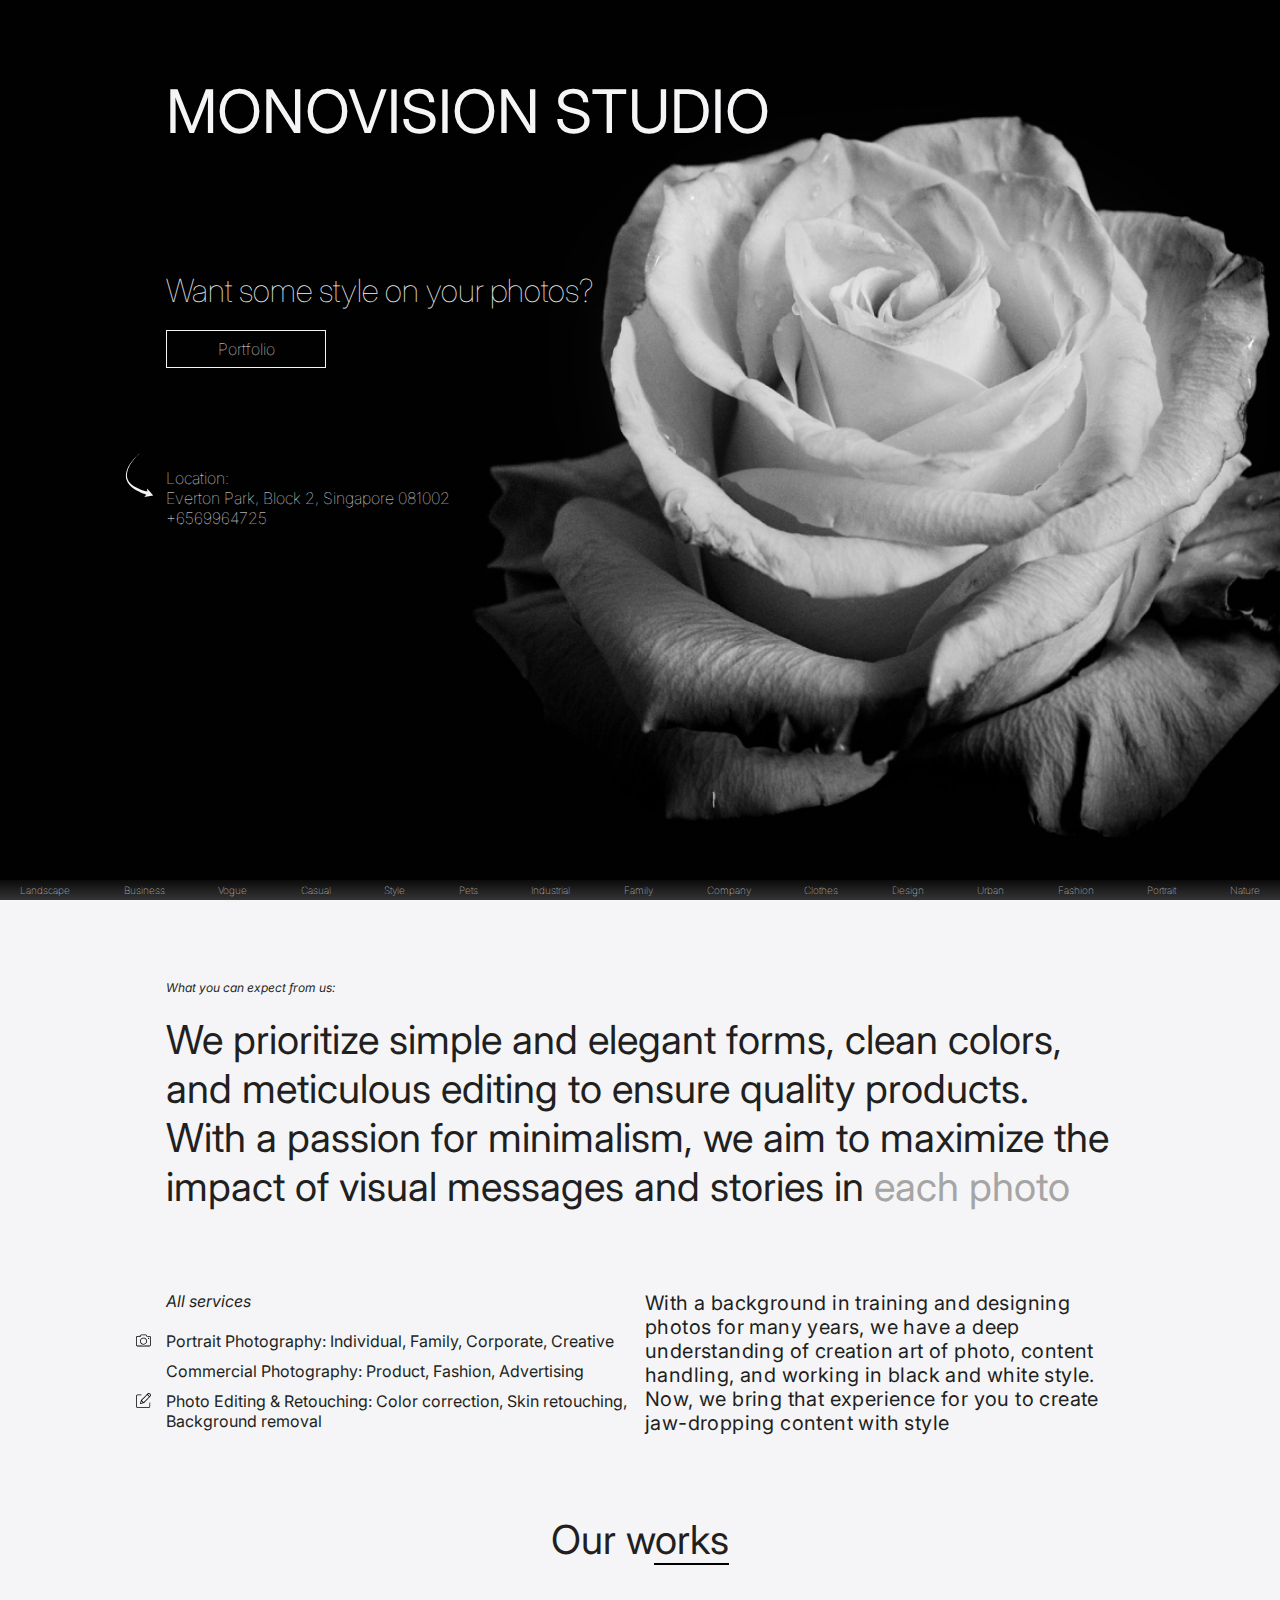
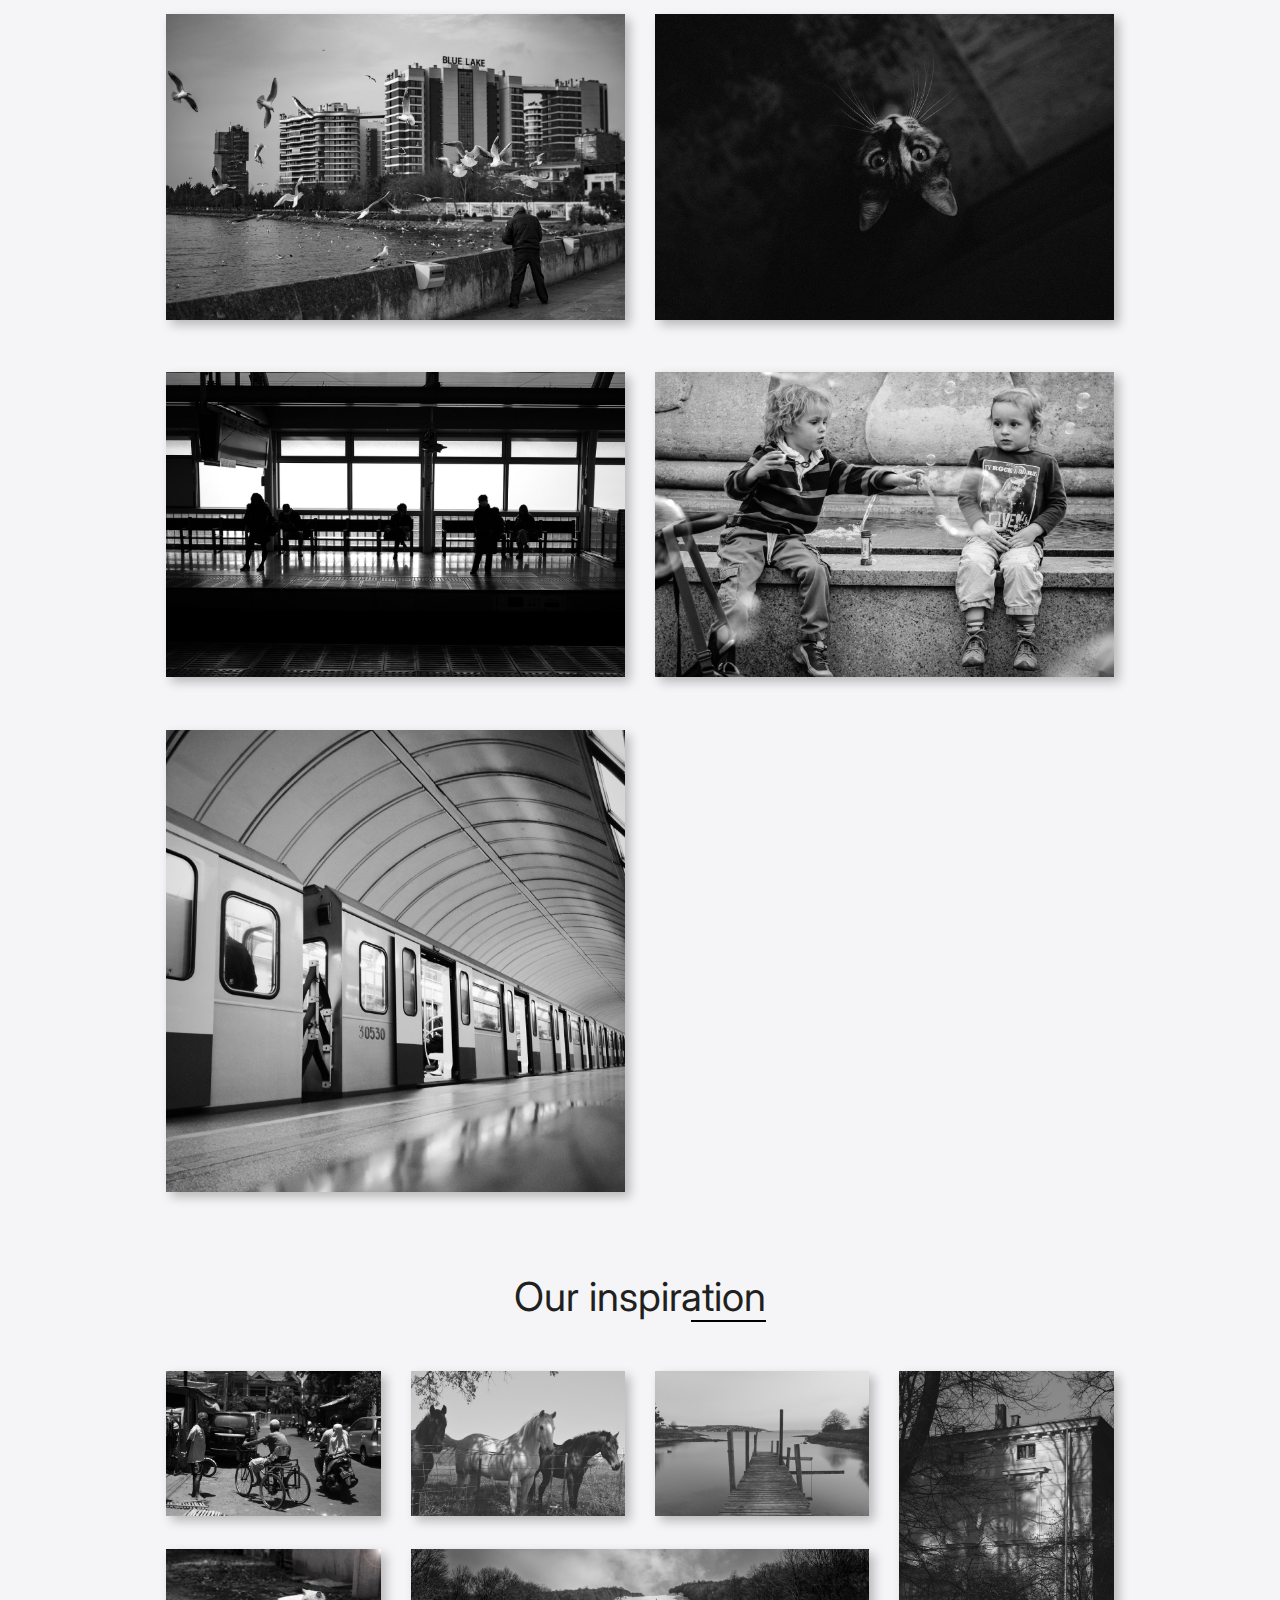
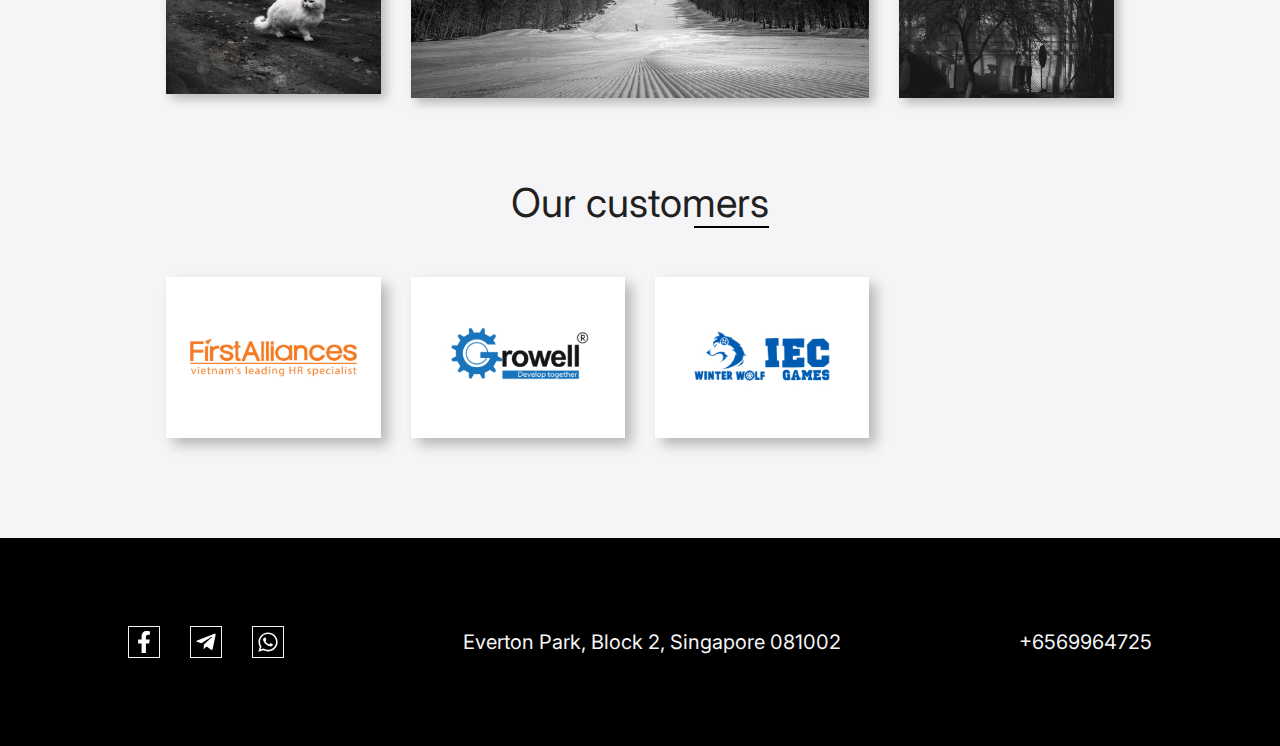
<file: Project/src/index.html>
<!DOCTYPE html>
<html lang="en">
	<head>
		<meta charset="UTF-8" />
		<meta name="viewport" content="width=device-width, initial-scale=1.0" />
		<meta name="description" content="Website for Monovision Studio" />
		<meta name="author" content="Awesome student" />
		<title>Monovision Studio</title>
		<link rel="stylesheet" href="css/modern-normalize.min.css" />
		<link
			href="https://fonts.googleapis.com/css2?family=Inter:ital,opsz,wght@0,14..32,100..900;1,14..32,100..900&display=swap"
			rel="stylesheet"
		/>
		<link rel="stylesheet" href="css/style.css" />
	</head>
	<body>
		<main>
			<section class="promo">
				<div class="container">
					<h1 class="promo__title">Monovision Studio</h1>
					<h2 class="promo__subtitle">Want some style on your photos?</h2>
					<a href="#" class="btn">Portfolio</a>
					<div class="promo__address">
						Location:
						<address>Everton Park, Block 2, Singapore 081002</address>
						<a href="tel:+6569964725">+6569964725</a>
					</div>
				</div>
				<ul class="keywords">
					<li>Landscape</li>
					<li>Business</li>
					<li>Vogue</li>
					<li>Casual</li>
					<li>Style</li>
					<li>Pets</li>
					<li>Industrial</li>
					<li>Family</li>
					<li>Company</li>
					<li>Clothes</li>
					<li>Design</li>
					<li>Urban</li>
					<li>Fashion</li>
					<li>Portrait</li>
					<li>Nature</li>
				</ul>
			</section>
			<section class="about">
				<div class="container">
					<h2 class="about__title">What you can expect from us:</h2>
					<p class="about__text">
						We prioritize simple and elegant forms, clean colors, and meticulous
						editing to ensure quality products. With a passion for minimalism,
						we aim to maximize the impact of visual messages and stories in
						<span>each photo</span>
					</p>
					<div class="services">
						<div class="services__items">
							<div class="services__item-subtitle">All services</div>
							<ul>
								<li>
									Portrait Photography: Individual, Family, Corporate, Creative
								</li>
								<li>Commercial Photography: Product, Fashion, Advertising</li>
								<li>
									Photo Editing & Retouching: Color correction, Skin retouching,
									Background removal
								</li>
							</ul>
						</div>
						<p class="services__text">
							With a background in training and designing photos for many years,
							we have a deep understanding of creation art of photo, content
							handling, and working in black and white style. <br />Now, we
							bring that experience for you to create jaw-dropping content with
							style
						</p>
					</div>
				</div>
			</section>
			<section class="works">
				<div class="container">
					<h2 class="title"><span>Our works</span></h2>
					<div class="works__grid">
						<img src="img/works/bridge.jpg" alt="bridge" />
						<img src="img/works/cat.jpg" alt="cat" />
						<img src="img/works/train.jpg" alt="train" />
						<img src="img/works/children.jpg" alt="children" />
						<img src="img/works/underground.jpg" alt="underground" />
					</div>
				</div>
			</section>
			<section class="inspiration">
				<div class="container">
					<h2 class="title"><span>Our inspiration</span></h2>
					<div class="inspiration__grid">
						<img src="img/inspiration/man.jpg" alt="man" />
						<img src="img/inspiration/horses.jpg" alt="horses" />
						<img src="img/inspiration/bridge.jpg" alt="bridge" />
						<img
							id="tenement"
							src="img/inspiration/tenement.jpg"
							alt="tenement"
						/>
						<img src="img/inspiration/cat.jpg" alt="cat" />
						<img id="sky" src="img/inspiration/sky.jpg" alt="sky" />
					</div>
				</div>
			</section>
			<section class="customers">
				<div class="container">
					<h2 class="title"><span>Our customers</span></h2>
					<div class="customers__wrapper">
						<img src="logo/logo-first-alliances.jpg" alt="first-alliances" />
						<img src="logo/logo-growell.jpg" alt="growell" />
						<img src="logo/logo-iec-winter-wolf.jpg" alt="iec-winter-wolf" />
					</div>
				</div>
			</section>
			<footer class="footer">
				<ul class="footer__social">
					<li>
						<a href="#" class="footer__link">
							<img src="icons/facebook.svg" alt="facebook link" />
						</a>
					</li>
					<li>
						<a href="#" class="footer__link">
							<img src="icons/tg.svg" alt="tg link" />
						</a>
					</li>
					<li>
						<a href="#" class="footer__link">
							<img src="icons/whatsapp.svg" alt="whatsapp link" />
						</a>
					</li>
				</ul>
				<address class="footer__addr">
					Everton Park, Block 2, Singapore 081002
				</address>
				<a class="footer__tel" href="tel:+6569964725">+6569964725</a>
			</footer>
		</main>
	</body>
</html>
</file>
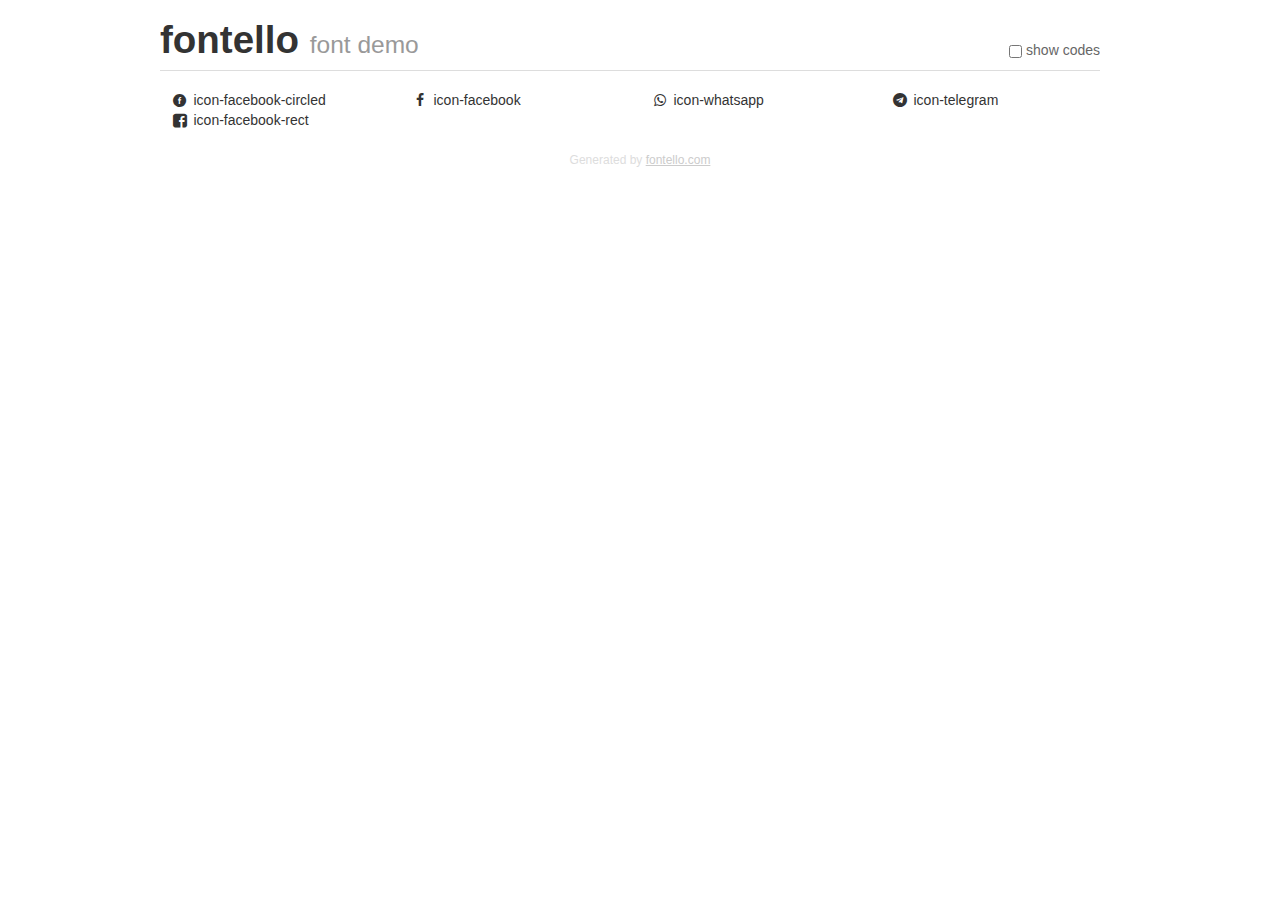
<file: src/icons/fontello1/demo.html>
<!DOCTYPE html>
<html>
  <head>
  <!--[if lt IE 9]><script language="javascript" type="text/javascript" src="//html5shim.googlecode.com/svn/trunk/html5.js"></script><![endif]-->
  <meta charset="UTF-8">
  <style>
    html {
      font-size: 100%;
      -webkit-text-size-adjust: 100%;
      -ms-text-size-adjust: 100%;
    }
    a:focus {
      outline: thin dotted #333;
      outline: 5px auto -webkit-focus-ring-color;
      outline-offset: -2px;
    }
    a:hover,
    a:active {
      outline: 0;
    }
    input {
      margin: 0;
      font-size: 100%;
      vertical-align: middle;
      *overflow: visible;
      line-height: normal;
    }
    input::-moz-focus-inner {
      padding: 0;
      border: 0;
    }
    body {
      margin: 0;
      font-family: "Helvetica Neue", Helvetica, Arial, sans-serif;
      font-size: 14px;
      line-height: 20px;
      color: #333;
      background-color: #fff;
    }
    a {
      color: #08c;
      text-decoration: none;
    }
    a:hover {
      color: #005580;
      text-decoration: underline;
    }
    .row {
      margin-left: -20px;
      *zoom: 1;
    }
    .row:before,
    .row:after {
      display: table;
      content: "";
      line-height: 0;
    }
    .row:after {
      clear: both;
    }
    .span3 {
      float: left;
      min-height: 1px;
      margin-left: 20px;
      width: 220px;
    }
    .container {
      width: 940px;
      margin-right: auto;
      margin-left: auto;
      *zoom: 1;
    }
    .container:before,
    .container:after {
      display: table;
      content: "";
      line-height: 0;
    }
    .container:after {
      clear: both;
    }
    small {
      font-size: 85%;
    }
    h1 {
      margin: 10px 0;
      font-family: inherit;
      font-weight: bold;
      line-height: 20px;
      color: inherit;
      text-rendering: optimizelegibility;
      line-height: 40px;
      font-size: 38.5px;
    }
    h1 small {
      font-weight: normal;
      line-height: 1;
      color: #999;
      font-size: 24.5px;
    }

    body {
      margin-top: 90px;
    }
    .header {
      position: fixed;
      top: 0;
      left: 50%;
      margin-left: -480px;
      background-color: #fff;
      border-bottom: 1px solid #ddd;
      padding-top: 10px;
      z-index: 10;
    }
    .footer {
      color: #ddd;
      font-size: 12px;
      text-align: center;
      margin-top: 20px;
    }
    .footer a {
      color: #ccc;
      text-decoration: underline;
    }
    .the-icons {
      font-size: 14px;
      line-height: 24px;
    }
    .switch {
      position: absolute;
      right: 0;
      bottom: 10px;
      color: #666;
    }
    .switch input {
      margin-right: 0.3em;
    }
    .codesOn .i-name {
      display: none;
    }
    .codesOn .i-code {
      display: inline;
    }
    .i-code {
      display: none;
    }
    @font-face {
      font-family: 'fontello';
      src: url('./font/fontello.eot?76512511');
      src: url('./font/fontello.eot?76512511#iefix') format('embedded-opentype'),
           url('./font/fontello.woff?76512511') format('woff'),
           url('./font/fontello.ttf?76512511') format('truetype'),
           url('./font/fontello.svg?76512511#fontello') format('svg');
      font-weight: normal;
      font-style: normal;
    }
    .demo-icon {
      font-family: "fontello";
      font-style: normal;
      font-weight: normal;
      speak: never;
     
      display: inline-block;
      text-decoration: inherit;
      width: 1em;
      margin-right: .2em;
      text-align: center;
      /* opacity: .8; */
     
      /* For safety - reset parent styles, that can break glyph codes*/
      font-variant: normal;
      text-transform: none;
     
      /* fix buttons height, for twitter bootstrap */
      line-height: 1em;
     
      /* Animation center compensation - margins should be symmetric */
      /* remove if not needed */
      margin-left: .2em;
     
      /* You can be more comfortable with increased icons size */
      /* font-size: 120%; */
     
      /* Font smoothing. That was taken from TWBS */
      -webkit-font-smoothing: antialiased;
      -moz-osx-font-smoothing: grayscale;
     
      /* Uncomment for 3D effect */
      /* text-shadow: 1px 1px 1px rgba(127, 127, 127, 0.3); */
    }
    </style>
    <link rel="stylesheet" href="css/animation.css"><!--[if IE 7]><link rel="stylesheet" href="css/" + font.fontname + "-ie7.css"><![endif]-->
    <script>
      function toggleCodes(on) {
        var obj = document.getElementById('icons');
      
        if (on) {
          obj.className += ' codesOn';
        } else {
          obj.className = obj.className.replace(' codesOn', '');
        }
      }
    </script>
  </head>
  <body>
    <div class="container header">
      <h1>fontello <small>font demo</small></h1>
      <label class="switch">
        <input type="checkbox" onclick="toggleCodes(this.checked)">show codes
      </label>
    </div>
    <div class="container" id="icons">
      <div class="row">
        <div class="span3" title="Code: 0xf051">
          <i class="demo-icon icon-facebook-circled">&#xf051;</i> <span class="i-name">icon-facebook-circled</span><span class="i-code">0xf051</span>
        </div>
        <div class="span3" title="Code: 0xf09a">
          <i class="demo-icon icon-facebook">&#xf09a;</i> <span class="i-name">icon-facebook</span><span class="i-code">0xf09a</span>
        </div>
        <div class="span3" title="Code: 0xf232">
          <i class="demo-icon icon-whatsapp">&#xf232;</i> <span class="i-name">icon-whatsapp</span><span class="i-code">0xf232</span>
        </div>
        <div class="span3" title="Code: 0xf2c6">
          <i class="demo-icon icon-telegram">&#xf2c6;</i> <span class="i-name">icon-telegram</span><span class="i-code">0xf2c6</span>
        </div>
      </div>
      <div class="row">
        <div class="span3" title="Code: 0xf301">
          <i class="demo-icon icon-facebook-rect">&#xf301;</i> <span class="i-name">icon-facebook-rect</span><span class="i-code">0xf301</span>
        </div>
      </div>
    </div>
    <div class="container footer">Generated by <a href="https://fontello.com">fontello.com</a></div>
  </body>
</html>
</file>
<file: Project/src/css/style.css>
h1,
h2,
h3,
h4,
h5,
figure,
p,
ol,
ul {
	margin: 0;
}

ol[role="list"],
ul[role="list"] {
	list-style: none;
	padding-inline: 0;
}

h1,
h2,
h3,
h4,
h5 {
	font-size: inherit;
	font-weight: inherit;
}

img {
	display: block;
	max-inline-size: 100%;
}

:root {
	--light-color: #f5f5f7;
	--dark-color: #221f20;
	--container-padding-inline: 13%;
	--footer-padding-inline: 10%;
	@media screen and (max-width: 768px) {
		--container-padding-inline: 6%;
		--footer-padding-inline: 6%;
	}
	@media screen and (max-width: 576px) {
		--container-padding-inline: 15px;
		--footer-padding-inline: 15px;
	}
}

html {
	font-family: "Inter", sans-serif;
}

.container {
	padding: 0 var(--container-padding-inline);
}

.title {
	color: var(--dark-color, #221f20);
	text-align: center;
	font-size: 40px;
	font-style: normal;
	font-weight: 400;
	line-height: normal;
	span {
		position: relative;
	}
	span::after {
		content: "";
		display: block;
		position: absolute;
		bottom: -1px;
		right: 0;
		width: 75px;
		height: 2px;
		background-color: #000;
	}
	@media screen and (max-width: 768px) {
		font-size: 36px;
	}
	@media screen and (max-width: 576px) {
		font-size: 24px;
	}
}

.promo {
	position: relative;
	min-height: 100vh;
	background: url("../img/main_bg.jpg") center center / cover no-repeat;
	padding-top: 75px;
	@media screen and (max-width: 768px) {
		& {
			background-image: url("../img/tablet_bg.jpg");
		}
	}
	@media screen and (max-width: 576px) {
		min-height: 500px;
		padding-top: 50px;
	}
}

.promo__title {
	color: var(--light-color, #f5f5f7);
	font-size: 60px;
	font-weight: 400;
	line-height: normal;
	text-transform: uppercase;
	@media screen and (max-width: 768px) {
		font-size: 48px;
	}
	@media screen and (max-width: 576px) {
		font-size: 26px;
	}
}

.promo__subtitle {
	margin-top: 124px;
	color: var(--light-color, #f5f5f7);
	font-size: 32px;
	font-weight: 100;
	line-height: normal;
	@media screen and (max-width: 768px) {
		& {
			margin-top: 80px;
		}
	}
	@media screen and (max-width: 576px) {
		margin-top: 30px;
		font-size: 16px;
	}
}

.btn {
	display: flex;
	justify-content: center;
	align-items: center;
	text-decoration: none;
	margin-top: 20px;
	padding: 3px 10px;
	width: 160px;
	min-height: 38px;
	border: 1px solid var(--light-color, #f5f5f7);
	background: rgba(217, 217, 217, 0);
	color: var(--light-color, #f5f5f7);
	font-size: 16px;
	font-weight: 100;
	line-height: normal;
	cursor: pointer;
	transition: all 0.3s ease-out;
	@media screen and (max-width: 576px) {
		font-size: 14px;
		width: 120px;
		min-height: 30px;
	}
}

.btn:hover {
	font-weight: 500;
	box-shadow: 5px 5px 10px 0px rgba(255, 255, 255, 0.62);
}

.promo__address {
	position: relative;
	margin-top: 100px;
	color: var(--light-color, #f5f5f7);
	font-size: 16px;
	font-style: normal;
	font-weight: 100;
	line-height: normal;
	address {
		font-style: normal;
	}
	a {
		color: inherit;
		text-decoration: none;
	}
	&::before {
		content: "";
		display: block;
		position: absolute;
		left: -45px;
		top: -17px;
		width: 40px;
		height: 49px;
		background: url("../icons/arrow.svg") center center / cover no-repeat;
	}
	@media screen and (max-width: 768px) {
		& {
			margin-top: 80px;
		}
		&::before {
			left: -40px;
		}
	}
	@media screen and (max-width: 750px) {
		&::before {
			display: none;
		}
	}
	@media screen and (max-width: 576px) {
		margin-top: 233px;
	}
}

.keywords {
	display: flex;
	justify-content: space-between;
	align-items: center;
	position: absolute;
	bottom: 0;
	padding: 0 360px;
	width: 100%;
	height: 20px;
	background: linear-gradient(
		180deg,
		rgba(255, 255, 255, 0.04) 0%,
		rgba(255, 255, 255, 0.12) 50%,
		rgba(255, 255, 255, 0.2) 100%
	);
	li {
		list-style-type: none;
		color: var(--light-color, #f5f5f7);
		font-size: 10px;
		font-weight: 100;
		line-height: normal;
	}
	@media screen and (max-width: 1440px) {
		& {
			padding: 0 20px;
		}
	}
	@media screen and (max-width: 768px) {
		& li:nth-last-child(-n + 6) {
			display: none;
		}
	}
	@media screen and (max-width: 576px) {
		& {
			margin-top: 10px;
		}
		& li:nth-last-child(-n + 11) {
			display: none;
		}
	}
}

.about {
	padding-top: 80px;
	background-color: var(--light-color);
	@media screen and (max-width: 576px) {
		padding-top: 50px;
	}
}

.about__title {
	color: var(--dark-color, #221f20);
	font-size: 12px;
	font-style: italic;
	font-weight: 400;
	line-height: normal;
}

.about__text {
	width: 1100px;
	margin-top: 20px;
	color: var(--dark-color, #221f20);
	font-size: 40px;
	font-weight: 400;
	line-height: normal;
	span {
		color: #a5a5a5;
	}
	@media screen and (max-width: 1440px) {
		width: 100%;
	}
	@media screen and (max-width: 768px) {
		font-size: 24px;
	}
	@media screen and (max-width: 375px) {
		font-size: 16px;
	}
}

.services {
	display: flex;
	column-gap: 10px;
	margin-top: 80px;
	@media screen and (max-width: 768px) {
		margin-top: 40px;
		flex-wrap: wrap;
		row-gap: 40px;
	}
	@media screen and (max-width: 375px) {
		margin-top: 20px;
		row-gap: 20px;
	}
}

.services__items {
	width: 50%;
	ul {
		margin-top: 20px;
		padding: 0;
	}
	li {
		position: relative;
		margin-top: 10px;
		list-style-type: none;
		color: var(--dark-color, #221f20);
		font-size: 16px;
		font-style: normal;
		font-weight: 400;
		line-height: normal;
		&:first-child::before {
			content: "";
			display: block;
			position: absolute;
			left: -30px;
			top: 2px;
			width: 15px;
			height: 15px;
			background: url("../icons/camera.svg") center center / cover no-repeat;
		}
		&:nth-child(3):before {
			content: "";
			display: block;
			position: absolute;
			left: -30px;
			top: 2px;
			width: 15px;
			height: 15px;
			background: url("../icons/edit.svg") center center / cover no-repeat;
		}
	}
	@media screen and (max-width: 768px) {
		& {
			width: 100%;
		}
		& li:first-child::before {
			left: -25px;
		}
		& li:nth-child(3):before {
			left: -25px;
		}
	}
	@media screen and (max-width: 576px) {
		& li:first-child::before {
			display: none;
		}
		& li:nth-child(3):before {
			display: none;
		}
	}
	@media screen and (max-width: 375px) {
		& li {
			font-size: 14px;
			margin-top: 5px;
		}
	}
}

.services__item-subtitle {
	color: var(--dark-color, #221f20);
	font-size: 16px;
	font-style: italic;
	font-weight: 400;
	line-height: normal;
	@media screen and (max-width: 375px) {
		font-size: 12px;
	}
}

.services__text {
	width: 50%;
	color: var(--dark-color, #221f20);
	font-size: 20px;
	font-weight: 400;
	line-height: normal;
	letter-spacing: 0.4px;
	@media screen and (max-width: 768px) {
		width: 100%;
	}
	@media screen and (max-width: 375px) {
		font-size: 12px;
		letter-spacing: 0.24px;
	}
}

.works {
	padding-top: 80px;
	background-color: var(--light-color);
	@media screen and (max-width: 768px) {
		padding-top: 50px;
	}
}

.works__grid {
	display: grid;
	grid-template-columns: repeat(2, 1fr);
	grid-template-rows: repeat(2, 1fr) 1.5fr;
	column-gap: 30px;
	row-gap: 50px;
	margin-top: 50px;
	img {
		width: 100%;
		box-shadow: 5px 5px 10px 0px rgba(0, 0, 0, 0.25);
	}
	@media screen and (max-width: 768px) {
		column-gap: 20px;
		row-gap: 30px;
		margin-top: 40px;
	}
	@media screen and (max-width: 576px) {
		grid-template-columns: 1fr;
		grid-template-rows: repeat(4, 1fr) 1.5fr;
		column-gap: 0px;
		row-gap: 30px;
	}
}

.inspiration {
	padding-top: 80px;
	background-color: var(--light-color);
	@media screen and (max-width: 768px) {
		padding-top: 50px;
	}
}

.inspiration__grid {
	display: grid;
	grid-template-columns: repeat(4, 1fr);
	grid-template-rows: repeat(2, 1fr);
	gap: 30px;
	margin-top: 50px;
	img {
		width: 100%;
		box-shadow: 5px 5px 10px 0px rgba(0, 0, 0, 0.25);
	}
	/* После 1200 фотки кажутся слишком маленькими, так что лучше адаптировать */
	@media screen and (max-width: 1200px) {
		grid-template-columns: repeat(2, 1fr);
		grid-template-rows: repeat(4, 1fr);
		gap: 30px 20px;
	}
	@media screen and (max-width: 768px) {
		margin-top: 40px;
	}
	@media screen and (max-width: 576px) {
		grid-template-columns: 1fr;
		/* 2.1 и 0.5 значения были получены, если разделить 
        высоту этого изображения на высоту стандартного изображения */
		grid-template-rows: repeat(3, 1fr) 2.1fr 1fr 0.5fr;
		column-gap: 0px;
		row-gap: 20px;
	}
}

#tenement {
	grid-row: 1/3;
	grid-column: 4/5;
	/* Небольшое улучшение */
	height: 100%;
	@media screen and (max-width: 1200px) {
		grid-row: 2/4;
		grid-column: 2/3;
	}
	@media screen and (max-width: 576px) {
		grid-row: auto;
		grid-column: auto;
	}
}

#sky {
	grid-column: 2/4;
	@media screen and (max-width: 1200px) {
		grid-column: 1/3;
	}
	@media screen and (max-width: 576px) {
		grid-column: auto;
	}
}

.customers {
	padding-top: 80px;
	padding-bottom: 100px;
	background-color: var(--light-color);
	@media screen and (max-width: 768px) {
		padding: 50px 0;
	}
}

.customers__wrapper {
	margin-top: 50px;
	display: flex;
	flex-wrap: wrap;
	gap: 30px;
	img {
		width: calc((100% - 90px) / 4);
		box-shadow: 7px 7px 12px 0px rgba(0, 0, 0, 0.25);
	}
	@media screen and (max-width: 768px) {
		& {
			margin-top: 40px;
			gap: 20px;
		}
		img {
			width: calc((100% - 60px) / 4);
		}
	}
	@media screen and (max-width: 576px) {
		& {
			margin-top: 30px;
			column-gap: 36px;
			row-gap: 20px;
			justify-content: space-between;
		}
		img {
			width: calc((100% - 36px) / 2);
		}
	}
}

.footer {
	display: flex;
	justify-content: space-between;
	align-items: center;
	padding: 88px var(--footer-padding-inline);
	background: #000;
	color: var(--light-color, #f5f5f7);
	font-size: 20px;
	font-style: normal;
	font-weight: 400;
	line-height: normal;
	@media screen and (max-width: 1024px) {
		font-size: 16px;
	}
	@media screen and (max-width: 768px) {
		padding: 30px var(--footer-padding-inline) 40px var(--footer-padding-inline);
		flex-direction: column;
		align-items: flex-start;
		row-gap: 30px;
	}
	@media screen and (max-width: 375px) {
		align-items: center;
	}
}

.footer__addr {
	font-style: normal;
	@media screen and (max-width: 375px) {
		order: 3;
	}
}

.footer__tel {
	color: var(--light-color, #f5f5f7);
	text-decoration: none;
	@media screen and (max-width: 375px) {
		order: 2;
	}
}

.footer__social {
	padding-left: 0;
	display: flex;
	column-gap: 30px;
	list-style: none;
	li {
		width: 32px;
		height: 32px;
		border: 1px solid var(--light-color, #f5f5f7);
		background: rgba(217, 217, 217, 0);
		a {
			display: flex;
			justify-content: center;
			align-items: center;
			width: 100%;
			height: 100%;
			img {
				width: 22px;
				height: 22px;
			}
		}
	}
	@media screen and (max-width: 1024px) {
		column-gap: 27px;
	}
}
</file>
<file: src/icons/fontello1/css/animation.css>
/*
   Animation example, for spinners
*/
.animate-spin {
  -moz-animation: spin 2s infinite linear;
  -o-animation: spin 2s infinite linear;
  -webkit-animation: spin 2s infinite linear;
  animation: spin 2s infinite linear;
  display: inline-block;
}
@-moz-keyframes spin {
  0% {
    -moz-transform: rotate(0deg);
    -o-transform: rotate(0deg);
    -webkit-transform: rotate(0deg);
    transform: rotate(0deg);
  }

  100% {
    -moz-transform: rotate(359deg);
    -o-transform: rotate(359deg);
    -webkit-transform: rotate(359deg);
    transform: rotate(359deg);
  }
}
@-webkit-keyframes spin {
  0% {
    -moz-transform: rotate(0deg);
    -o-transform: rotate(0deg);
    -webkit-transform: rotate(0deg);
    transform: rotate(0deg);
  }

  100% {
    -moz-transform: rotate(359deg);
    -o-transform: rotate(359deg);
    -webkit-transform: rotate(359deg);
    transform: rotate(359deg);
  }
}
@-o-keyframes spin {
  0% {
    -moz-transform: rotate(0deg);
    -o-transform: rotate(0deg);
    -webkit-transform: rotate(0deg);
    transform: rotate(0deg);
  }

  100% {
    -moz-transform: rotate(359deg);
    -o-transform: rotate(359deg);
    -webkit-transform: rotate(359deg);
    transform: rotate(359deg);
  }
}
@-ms-keyframes spin {
  0% {
    -moz-transform: rotate(0deg);
    -o-transform: rotate(0deg);
    -webkit-transform: rotate(0deg);
    transform: rotate(0deg);
  }

  100% {
    -moz-transform: rotate(359deg);
    -o-transform: rotate(359deg);
    -webkit-transform: rotate(359deg);
    transform: rotate(359deg);
  }
}
@keyframes spin {
  0% {
    -moz-transform: rotate(0deg);
    -o-transform: rotate(0deg);
    -webkit-transform: rotate(0deg);
    transform: rotate(0deg);
  }

  100% {
    -moz-transform: rotate(359deg);
    -o-transform: rotate(359deg);
    -webkit-transform: rotate(359deg);
    transform: rotate(359deg);
  }
}
</file>
